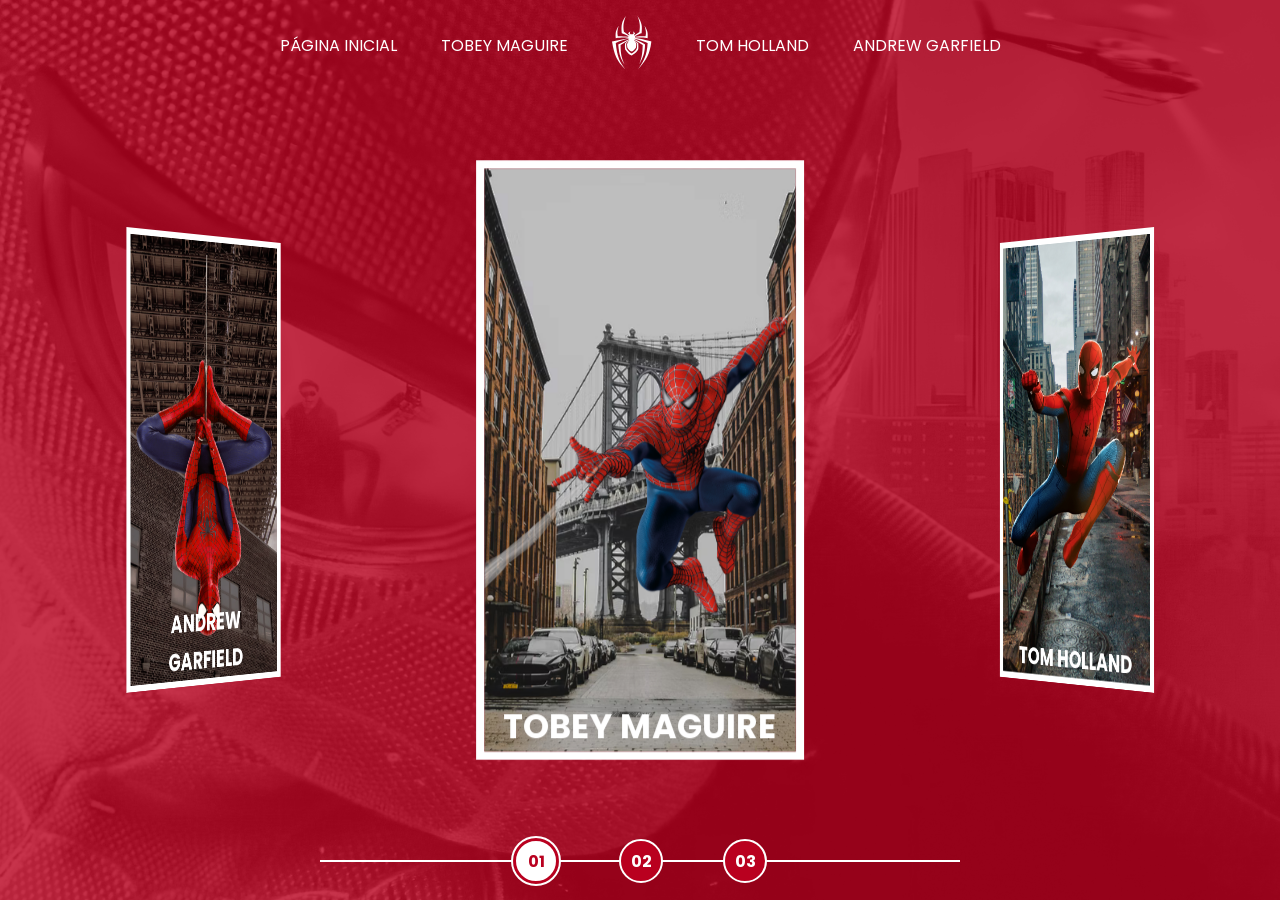
<file: index.html>
<!doctype html>
<html lang="pt-br">
  <head>
    <meta charset="UTF-8" />
    <meta name="viewport" content="width=device-width, initial-scale=1.0" />
    <link rel="stylesheet" href="style.css" />
    <script src="script.js" defer></script>
    <title>Spider-Man | Multiversos</title>
  </head>
  <body>
    <nav class="s-menu">
      <ul>
        <li class="s-menu__item">
          <a href="index.html">Página Inicial</a>
        </li>
        <li class="s-menu__item">
          <a href="pages/tobey-maguire/spiderman1.html">Tobey Maguire</a>
        </li>
        <li class="s-menu__item s-menu__icon">
          <img src="img/icons/spider.svg" alt="Spider-Man Multiverse" />
        </li>
        <li class="s-menu__item">
          <a href="pages/tom-holland/spiderman1.html">Tom Holland</a>
        </li>
        <li class="s-menu__item">
          <a href="pages/andrew-garfield/spiderman1.html">Andrew Garfield</a>
        </li>
      </ul>
    </nav>

    <div class="s-container">
      <div
        class="s-cards-carousel"
        style="transform: translateZ(-40vw) rotateY(0deg)"
      >
        <a
          href="pages/tobey-maguire/spiderman1.html"
          class="s-card"
          id="spider-man-01"
        >
          <img class="s-card__background" src="img/pic-sm-bg-01.jpg" alt="" />
          <img
            class="s-card__image"
            src="img/spider-man-01.png"
            alt="Tobey Maguire"
          />
          <h2 class="s-card__title">Tobey Maguire</h2>
        </a>
        <a
          href="pages/tom-holland/spiderman1.html"
          class="s-card"
          id="spider-man-02"
        >
          <img class="s-card__background" src="img/pic-sm-bg-02.jpg" alt="" />
          <img
            class="s-card__image"
            src="img/spider-man-02.png"
            alt="Tom Holland"
          />
          <h2 class="s-card__title">Tom Holland</h2>
        </a>
        <a
          href="pages/andrew-garfield/spiderman1.html"
          class="s-card"
          id="spider-man-03"
        >
          <img class="s-card__background" src="img/pic-sm-bg-03.jpg" alt="" />
          <img
            class="s-card__image"
            src="img/spider-man-03.png"
            alt="Andrew Garfield"
          />
          <h2 class="s-card__title">Andrew Garfield</h2>
        </a>
      </div>
    </div>

    <div class="s-controller">
      <div
        id="1"
        onclick="selectCarouselItem(this)"
        class="s-controller__button s-controller__button--active"
      >
        01
      </div>
      <div
        id="2"
        onclick="selectCarouselItem(this)"
        class="s-controller__button"
      >
        02
      </div>
      <div
        id="3"
        onclick="selectCarouselItem(this)"
        class="s-controller__button"
      >
        03
      </div>
      <div class="s-controller__line"></div>
    </div>
  </body>
</html>
</file>
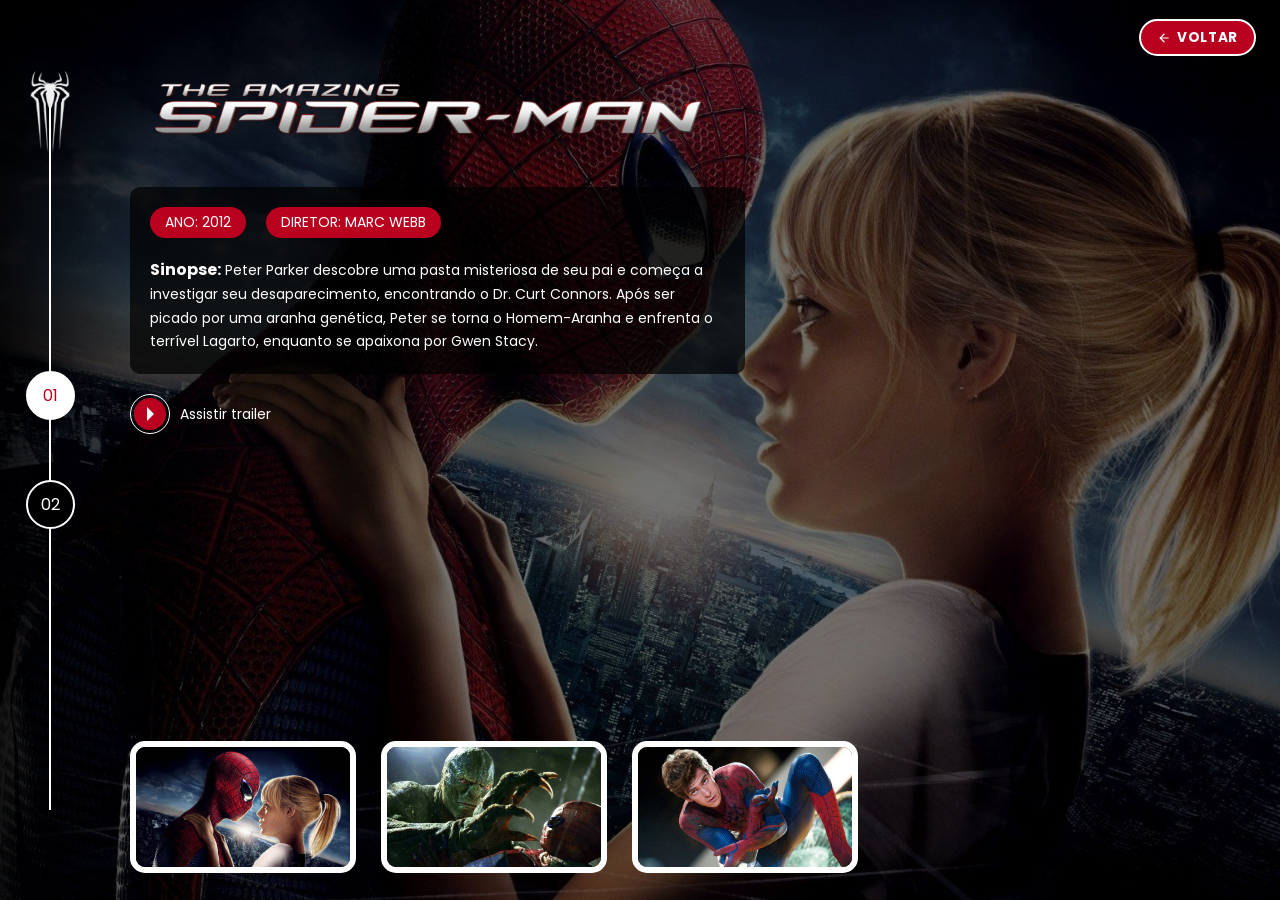
<file: pages/andrew-garfield/spiderman1.html>
<!doctype html>
<html lang="pt-br">
  <head>
    <meta charset="UTF-8" />
    <meta name="viewport" content="width=device-width, initial-scale=1.0" />
    <title>O Espetacular Homem-Aranha | Andrew Garfield</title>
    <link rel="stylesheet" href="../internal.css" />
    <link
      rel="stylesheet"
      href="https://cdn.jsdelivr.net/npm/@fancyapps/ui@4.0/dist/fancybox.css"
    />
  </head>
  <body>
    <a href="../../index.html" class="s-back-button">
      <svg viewBox="0 0 24 24">
        <path
          d="M20 11H7.83l5.59-5.59L12 4l-8 8 8 8 1.41-1.41L7.83 13H20v-2z"
        />
      </svg>
      Voltar
    </a>

    <div class="s-wrapper s-spiderman-03-01">
      <div class="s-left-column">
        <nav class="navigator">
          <div class="navigator__icon">
            <a href="../../index.html">
              <img
                src="../../img/icons/spiderman1-andrew.png"
                alt="Voltar ao início"
              />
            </a>
          </div>
          <ul>
            <li><a href="#" class="active">01</a></li>
            <li><a href="spiderman2.html">02</a></li>
          </ul>
        </nav>
      </div>

      <div class="s-main-content">
        <div class="s-main-content__top">
          <div class="s-logo">
            <img
              src="../../img/spidermen-andrew/movie-01/logo.png"
              alt="O Espetacular Homem-Aranha (2012)"
            />
          </div>

          <div class="s-description">
            <div class="pills">
              <ul>
                <li>Ano: 2012</li>
                <li>Diretor: Marc Webb</li>
              </ul>
            </div>
            <div class="s-description__text">
              <p>
                <strong>Sinopse:</strong>&nbsp;Peter Parker descobre uma pasta
                misteriosa de seu pai e começa a investigar seu desaparecimento,
                encontrando o Dr. Curt Connors. Após ser picado por uma aranha
                genética, Peter se torna o Homem-Aranha e enfrenta o terrível
                Lagarto, enquanto se apaixona por Gwen Stacy.
              </p>
            </div>
          </div>

          <div class="s-links">
            <ul>
              <li>
                <a
                  href="https://www.youtube.com/watch?v=aBMHlGxeFUM"
                  class="link-button"
                  target="_blank"
                >
                  <span class="icon">
                    <div class="play-icon">&nbsp;</div>
                  </span>
                  <span class="label">Assistir trailer</span>
                </a>
              </li>
            </ul>
          </div>
        </div>

        <div class="s-main-content__bottom">
          <div class="gallery">
            <ul>
              <li>
                <a
                  data-fancybox
                  href="../../img/spidermen-andrew/movie-01/gallery/image-01.png"
                >
                  <img
                    src="../../img/spidermen-andrew/movie-01/gallery/image-01.png"
                    alt="Cena 01"
                  />
                </a>
              </li>
              <li>
                <a
                  data-fancybox
                  href="../../img/spidermen-andrew/movie-01/gallery/image-02.png"
                >
                  <img
                    src="../../img/spidermen-andrew/movie-01/gallery/image-02.png"
                    alt="Cena 02"
                  />
                </a>
              </li>
              <li>
                <a
                  data-fancybox
                  href="../../img/spidermen-andrew/movie-01/gallery/image-03.png"
                >
                  <img
                    src="../../img/spidermen-andrew/movie-01/gallery/image-03.png"
                    alt="Cena 03"
                  />
                </a>
              </li>
            </ul>
          </div>
        </div>
      </div>
    </div>
    <script src="https://cdn.jsdelivr.net/npm/@fancyapps/ui@4.0/dist/fancybox.umd.js"></script>
  </body>
</html>
</file>
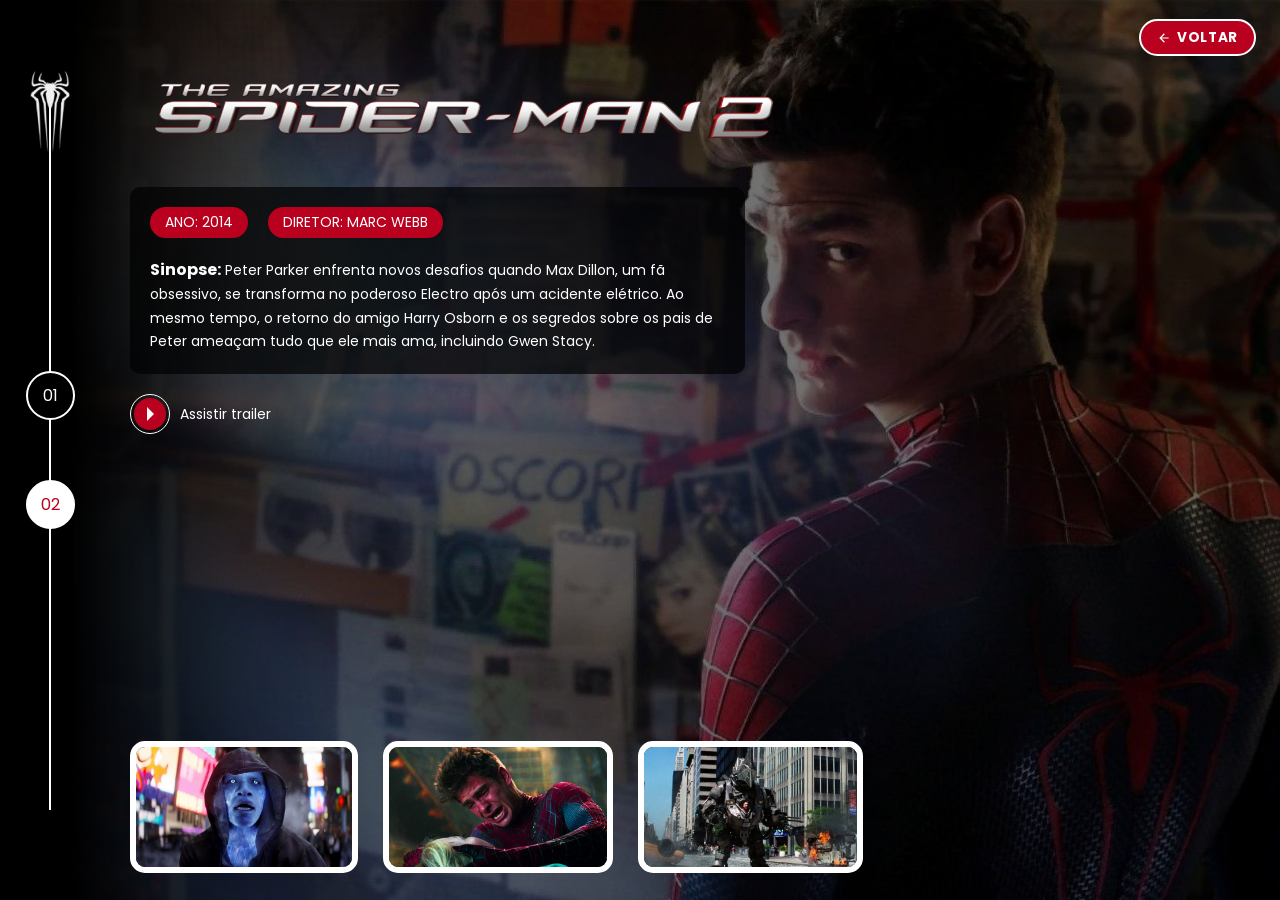
<file: pages/andrew-garfield/spiderman2.html>
<!doctype html>
<html lang="pt-br">
  <head>
    <meta charset="UTF-8" />
    <meta name="viewport" content="width=device-width, initial-scale=1.0" />
    <title>O Espetacular Homem-Aranha 2 | Andrew Garfield</title>
    <link rel="stylesheet" href="../internal.css" />
    <link
      rel="stylesheet"
      href="https://cdn.jsdelivr.net/npm/@fancyapps/ui@4.0/dist/fancybox.css"
    />
  </head>
  <body>
    <a href="../../index.html" class="s-back-button">
      <svg viewBox="0 0 24 24">
        <path
          d="M20 11H7.83l5.59-5.59L12 4l-8 8 8 8 1.41-1.41L7.83 13H20v-2z"
        />
      </svg>
      Voltar
    </a>

    <div class="s-wrapper s-spiderman-03-02">
      <div class="s-left-column">
        <nav class="navigator">
          <div class="navigator__icon">
            <a href="../../index.html">
              <img
                src="../../img/icons/spiderman1-andrew.png"
                alt="Voltar ao início"
              />
            </a>
          </div>
          <ul>
            <li><a href="spiderman1.html">01</a></li>
            <li><a href="#" class="active">02</a></li>
          </ul>
        </nav>
      </div>

      <div class="s-main-content">
        <div class="s-main-content__top">
          <div class="s-logo">
            <img
              src="../../img/spidermen-andrew/movie-02/logo.png"
              alt="O Espetacular Homem-Aranha 2 (2014)"
            />
          </div>

          <div class="s-description">
            <div class="pills">
              <ul>
                <li>Ano: 2014</li>
                <li>Diretor: Marc Webb</li>
              </ul>
            </div>
            <div class="s-description__text">
              <p>
                <strong>Sinopse:</strong>&nbsp;Peter Parker enfrenta novos
                desafios quando Max Dillon, um fã obsessivo, se transforma no
                poderoso Electro após um acidente elétrico. Ao mesmo tempo, o
                retorno do amigo Harry Osborn e os segredos sobre os pais de
                Peter ameaçam tudo que ele mais ama, incluindo Gwen Stacy.
              </p>
            </div>
          </div>

          <div class="s-links">
            <ul>
              <li>
                <a
                  href="https://www.youtube.com/watch?v=weNhJbw6Ww0"
                  class="link-button"
                  target="_blank"
                >
                  <span class="icon">
                    <div class="play-icon">&nbsp;</div>
                  </span>
                  <span class="label">Assistir trailer</span>
                </a>
              </li>
            </ul>
          </div>
        </div>

        <div class="s-main-content__bottom">
          <div class="gallery">
            <ul>
              <li>
                <a
                  data-fancybox
                  href="../../img/spidermen-andrew/movie-02/gallery/image-01%20(1).png"
                >
                  <img
                    src="../../img/spidermen-andrew/movie-02/gallery/image-01%20(1).png"
                    alt="Cena 01"
                  />
                </a>
              </li>
              <li>
                <a
                  data-fancybox
                  href="../../img/spidermen-andrew/movie-02/gallery/image-02%20(1).png"
                >
                  <img
                    src="../../img/spidermen-andrew/movie-02/gallery/image-02%20(1).png"
                    alt="Cena 02"
                  />
                </a>
              </li>
              <li>
                <a
                  data-fancybox
                  href="../../img/spidermen-andrew/movie-02/gallery/image-03%20(2).png"
                >
                  <img
                    src="../../img/spidermen-andrew/movie-02/gallery/image-03%20(2).png"
                    alt="Cena 03"
                  />
                </a>
              </li>
            </ul>
          </div>
        </div>
      </div>
    </div>
    <script src="https://cdn.jsdelivr.net/npm/@fancyapps/ui@4.0/dist/fancybox.umd.js"></script>
  </body>
</html>
</file>
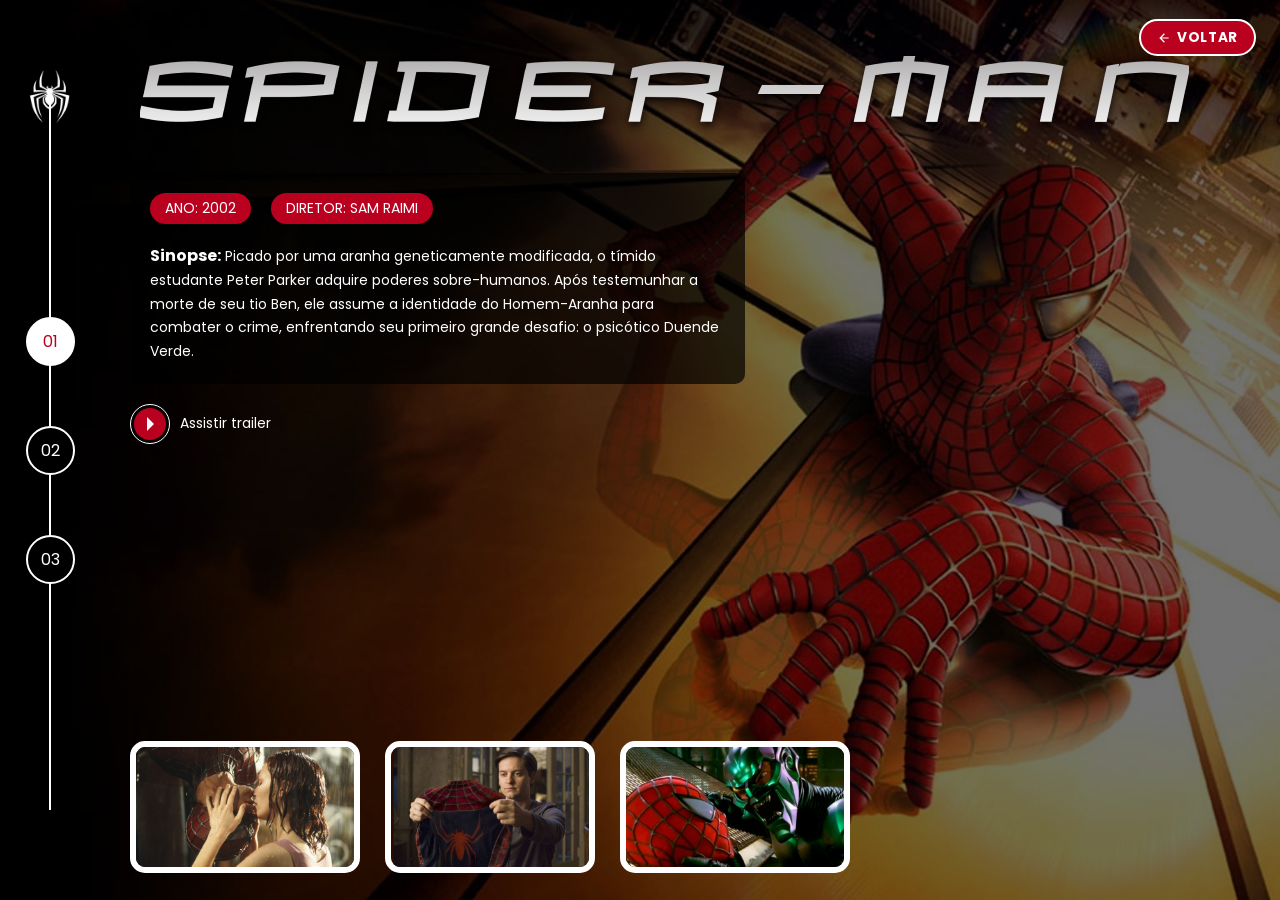
<file: pages/tobey-maguire/spiderman1.html>
<!doctype html>
<html lang="pt-br">
  <head>
    <meta charset="UTF-8" />
    <meta name="viewport" content="width=device-width, initial-scale=1.0" />
    <title>Spider-Man | Tobey Maguire</title>
    <link rel="stylesheet" href="../internal.css" />
    <link
      rel="stylesheet"
      href="https://cdn.jsdelivr.net/npm/@fancyapps/ui@4.0/dist/fancybox.css"
    />
  </head>
  <body>
    <a href="../../index.html" class="s-back-button">
      <svg viewBox="0 0 24 24">
        <path
          d="M20 11H7.83l5.59-5.59L12 4l-8 8 8 8 1.41-1.41L7.83 13H20v-2z"
        />
      </svg>
      Voltar
    </a>

    <div class="s-wrapper s-spiderman-01-01">
      <div class="s-left-column">
        <nav class="navigator">
          <div class="navigator__icon">
            <a href="../../index.html">
              <img
                src="../../img/icons/spiderman1.png"
                alt="Voltar ao início"
              />
            </a>
          </div>
          <ul>
            <li><a href="#" class="active">01</a></li>
            <li><a href="spiderman2.html">02</a></li>
            <li><a href="spiderman3.html">03</a></li>
          </ul>
        </nav>
      </div>

      <div class="s-main-content">
        <div class="s-main-content__top">
          <div class="s-logo">
            <img
              src="../../img/spiderman-tobey/movie-01/logo.png"
              alt="Spider-Man (2002)"
            />
          </div>

          <div class="s-description">
            <div class="pills">
              <ul>
                <li>Ano: 2002</li>
                <li>Diretor: Sam Raimi</li>
              </ul>
            </div>
            <div class="s-description__text">
              <p>
                <strong>Sinopse:</strong>&nbsp;Picado por uma aranha
                geneticamente modificada, o tímido estudante Peter Parker
                adquire poderes sobre-humanos. Após testemunhar a morte de seu
                tio Ben, ele assume a identidade do Homem-Aranha para combater o
                crime, enfrentando seu primeiro grande desafio: o psicótico
                Duende Verde.
              </p>
            </div>
          </div>

          <div class="s-links">
            <ul>
              <li>
                <a
                  href="https://www.youtube.com/watch?v=TYMMOjBUPMM"
                  class="link-button"
                  target="_blank"
                >
                  <span class="icon">
                    <div class="play-icon">&nbsp;</div>
                  </span>
                  <span class="label">Assistir trailer</span>
                </a>
              </li>
            </ul>
          </div>
        </div>

        <div class="s-main-content__bottom">
          <div class="gallery">
            <ul>
              <li>
                <a
                  data-fancybox
                  href="../../img/spiderman-tobey/movie-01/gallery/image-01-full.jpg"
                >
                  <img
                    src="../../img/spiderman-tobey/movie-01/gallery/image-01.png"
                    alt="Cena 01"
                  />
                </a>
              </li>
              <li>
                <a
                  data-fancybox
                  href="../../img/spiderman-tobey/movie-01/gallery/image-02-full.jpg"
                >
                  <img
                    src="../../img/spiderman-tobey/movie-01/gallery/image-02.png"
                    alt="Cena 02"
                  />
                </a>
              </li>
              <li>
                <a
                  data-fancybox
                  href="../../img/spiderman-tobey/movie-01/gallery/image-03-full.jpg"
                >
                  <img
                    src="../../img/spiderman-tobey/movie-01/gallery/image-03.png"
                    alt="Cena 03"
                  />
                </a>
              </li>
            </ul>
          </div>
        </div>
      </div>
    </div>
    <script src="https://cdn.jsdelivr.net/npm/@fancyapps/ui@4.0/dist/fancybox.umd.js"></script>
  </body>
</html>
</file>
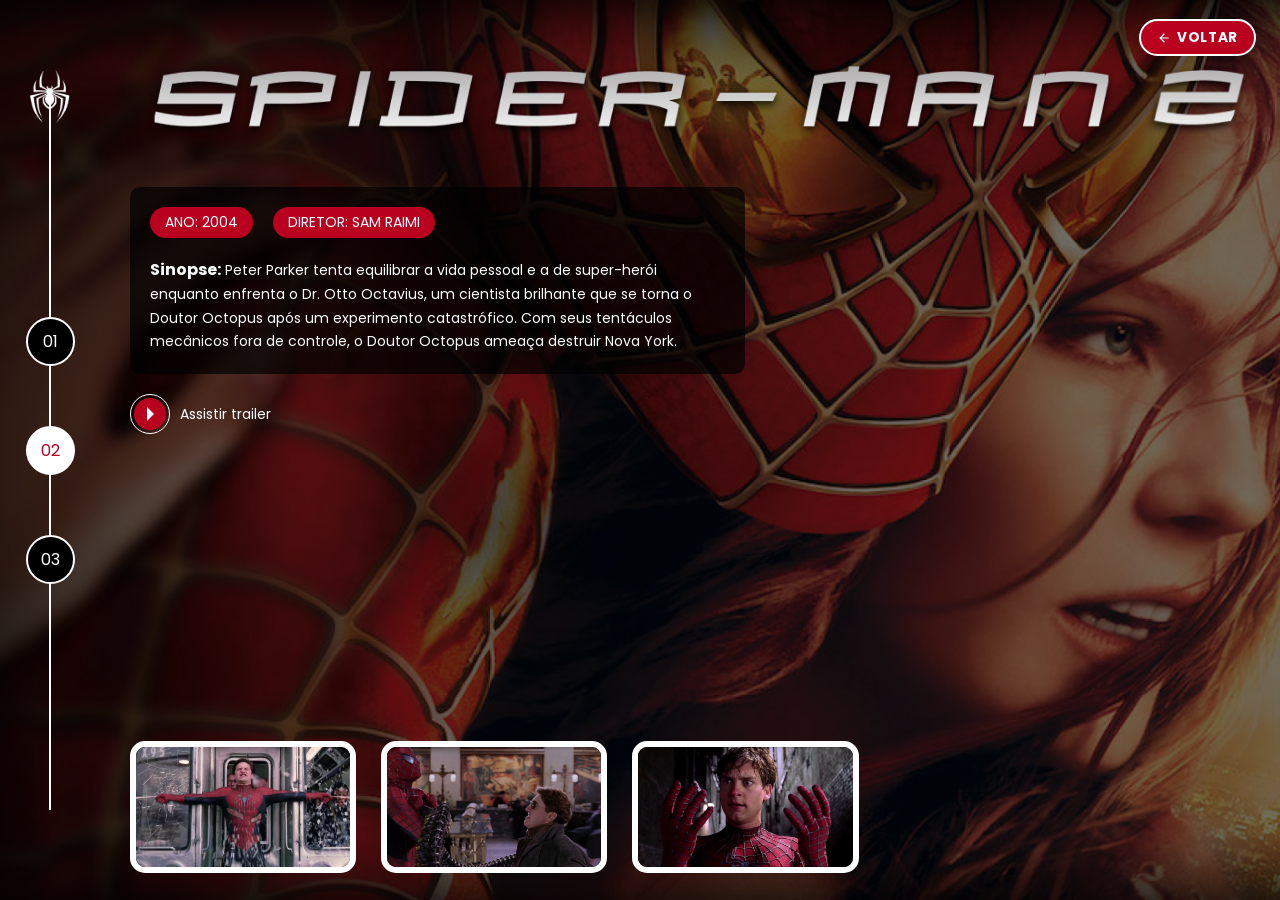
<file: pages/tobey-maguire/spiderman2.html>
<!doctype html>
<html lang="pt-br">
  <head>
    <meta charset="UTF-8" />
    <meta name="viewport" content="width=device-width, initial-scale=1.0" />
    <title>Spider-Man 2 | Tobey Maguire</title>
    <link rel="stylesheet" href="../internal.css" />
    <link
      rel="stylesheet"
      href="https://cdn.jsdelivr.net/npm/@fancyapps/ui@4.0/dist/fancybox.css"
    />
  </head>
  <body>
    <a href="../../index.html" class="s-back-button">
      <svg viewBox="0 0 24 24">
        <path
          d="M20 11H7.83l5.59-5.59L12 4l-8 8 8 8 1.41-1.41L7.83 13H20v-2z"
        />
      </svg>
      Voltar
    </a>

    <div class="s-wrapper s-spiderman-01-02">
      <div class="s-left-column">
        <nav class="navigator">
          <div class="navigator__icon">
            <a href="../../index.html">
              <img
                src="../../img/icons/spiderman1.png"
                alt="Voltar ao início"
              />
            </a>
          </div>
          <ul>
            <li><a href="spiderman1.html">01</a></li>
            <li><a href="#" class="active">02</a></li>
            <li><a href="spiderman3.html">03</a></li>
          </ul>
        </nav>
      </div>

      <div class="s-main-content">
        <div class="s-main-content__top">
          <div class="s-logo">
            <img
              src="../../img/spiderman-tobey/movie-02/logo.png"
              alt="Spider-Man 2 (2004)"
            />
          </div>

          <div class="s-description">
            <div class="pills">
              <ul>
                <li>Ano: 2004</li>
                <li>Diretor: Sam Raimi</li>
              </ul>
            </div>
            <div class="s-description__text">
              <p>
                <strong>Sinopse:</strong>&nbsp;Peter Parker tenta equilibrar a
                vida pessoal e a de super-herói enquanto enfrenta o Dr. Otto
                Octavius, um cientista brilhante que se torna o Doutor Octopus
                após um experimento catastrófico. Com seus tentáculos mecânicos
                fora de controle, o Doutor Octopus ameaça destruir Nova York.
              </p>
            </div>
          </div>

          <div class="s-links">
            <ul>
              <li>
                <a
                  href="https://www.youtube.com/watch?v=Sc3vK4lMV3o"
                  class="link-button"
                  target="_blank"
                >
                  <span class="icon">
                    <div class="play-icon">&nbsp;</div>
                  </span>
                  <span class="label">Assistir trailer</span>
                </a>
              </li>
            </ul>
          </div>
        </div>

        <div class="s-main-content__bottom">
          <div class="gallery">
            <ul>
              <li>
                <a
                  data-fancybox
                  href="../../img/spiderman-tobey/movie-02/gallery/image-01.png"
                >
                  <img
                    src="../../img/spiderman-tobey/movie-02/gallery/image-01.png"
                    alt="Cena 01"
                  />
                </a>
              </li>
              <li>
                <a
                  data-fancybox
                  href="../../img/spiderman-tobey/movie-02/gallery/image-02.png"
                >
                  <img
                    src="../../img/spiderman-tobey/movie-02/gallery/image-02.png"
                    alt="Cena 02"
                  />
                </a>
              </li>
              <li>
                <a
                  data-fancybox
                  href="../../img/spiderman-tobey/movie-02/gallery/image-03.png"
                >
                  <img
                    src="../../img/spiderman-tobey/movie-02/gallery/image-03.png"
                    alt="Cena 03"
                  />
                </a>
              </li>
            </ul>
          </div>
        </div>
      </div>
    </div>
    <script src="https://cdn.jsdelivr.net/npm/@fancyapps/ui@4.0/dist/fancybox.umd.js"></script>
  </body>
</html>
</file>
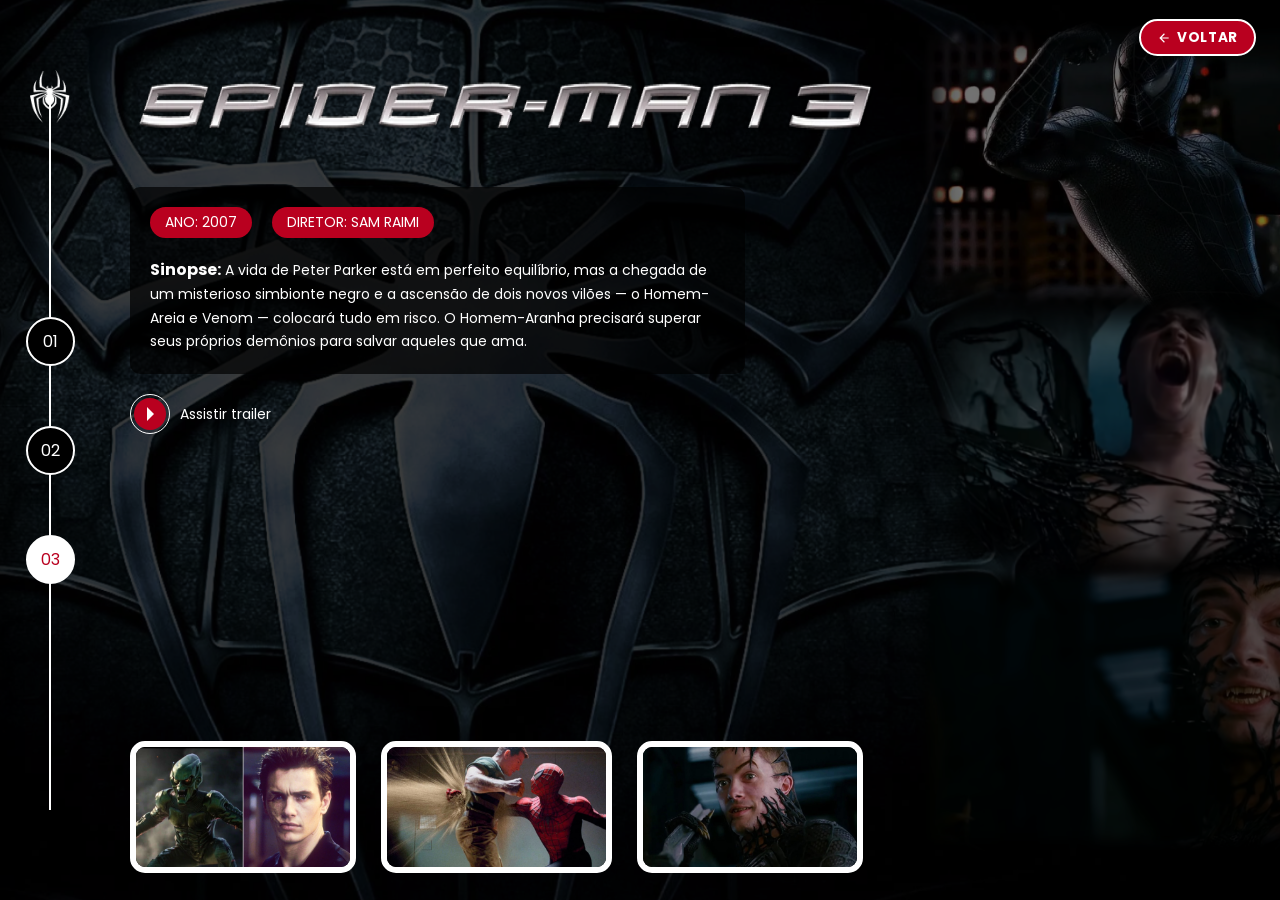
<file: pages/tobey-maguire/spiderman3.html>
<!doctype html>
<html lang="pt-br">
  <head>
    <meta charset="UTF-8" />
    <meta name="viewport" content="width=device-width, initial-scale=1.0" />
    <title>Spider-Man 3 | Tobey Maguire</title>
    <link rel="stylesheet" href="../internal.css" />
    <link
      rel="stylesheet"
      href="https://cdn.jsdelivr.net/npm/@fancyapps/ui@4.0/dist/fancybox.css"
    />
  </head>
  <body>
    <a href="../../index.html" class="s-back-button">
      <svg viewBox="0 0 24 24">
        <path
          d="M20 11H7.83l5.59-5.59L12 4l-8 8 8 8 1.41-1.41L7.83 13H20v-2z"
        />
      </svg>
      Voltar
    </a>

    <div class="s-wrapper s-spiderman-01-03">
      <div class="s-left-column">
        <nav class="navigator">
          <div class="navigator__icon">
            <a href="../../index.html">
              <img
                src="../../img/icons/spiderman1.png"
                alt="Voltar ao início"
              />
            </a>
          </div>
          <ul>
            <li><a href="spiderman1.html">01</a></li>
            <li><a href="spiderman2.html">02</a></li>
            <li><a href="#" class="active">03</a></li>
          </ul>
        </nav>
      </div>

      <div class="s-main-content">
        <div class="s-main-content__top">
          <div class="s-logo">
            <img
              src="../../img/spiderman-tobey/movie-03/logo.png"
              alt="Spider-Man 3 (2007)"
            />
          </div>

          <div class="s-description">
            <div class="pills">
              <ul>
                <li>Ano: 2007</li>
                <li>Diretor: Sam Raimi</li>
              </ul>
            </div>
            <div class="s-description__text">
              <p>
                <strong>Sinopse:</strong>&nbsp;A vida de Peter Parker está em
                perfeito equilíbrio, mas a chegada de um misterioso simbionte
                negro e a ascensão de dois novos vilões — o Homem-Areia e Venom
                — colocará tudo em risco. O Homem-Aranha precisará superar seus
                próprios demônios para salvar aqueles que ama.
              </p>
            </div>
          </div>

          <div class="s-links">
            <ul>
              <li>
                <a
                  href="https://www.youtube.com/watch?v=6T5b0PjpOis"
                  class="link-button"
                  target="_blank"
                >
                  <span class="icon">
                    <div class="play-icon">&nbsp;</div>
                  </span>
                  <span class="label">Assistir trailer</span>
                </a>
              </li>
            </ul>
          </div>
        </div>

        <div class="s-main-content__bottom">
          <div class="gallery">
            <ul>
              <li>
                <a
                  data-fancybox
                  href="../../img/spiderman-tobey/movie-03/gallery/image-01.png"
                >
                  <img
                    src="../../img/spiderman-tobey/movie-03/gallery/image-01.png"
                    alt="Cena 01"
                  />
                </a>
              </li>
              <li>
                <a
                  data-fancybox
                  href="../../img/spiderman-tobey/movie-03/gallery/image-02.png"
                >
                  <img
                    src="../../img/spiderman-tobey/movie-03/gallery/image-02.png"
                    alt="Cena 02"
                  />
                </a>
              </li>
              <li>
                <a
                  data-fancybox
                  href="../../img/spiderman-tobey/movie-03/gallery/image-03.png"
                >
                  <img
                    src="../../img/spiderman-tobey/movie-03/gallery/image-03.png"
                    alt="Cena 03"
                  />
                </a>
              </li>
            </ul>
          </div>
        </div>
      </div>
    </div>
    <script src="https://cdn.jsdelivr.net/npm/@fancyapps/ui@4.0/dist/fancybox.umd.js"></script>
  </body>
</html>
</file>
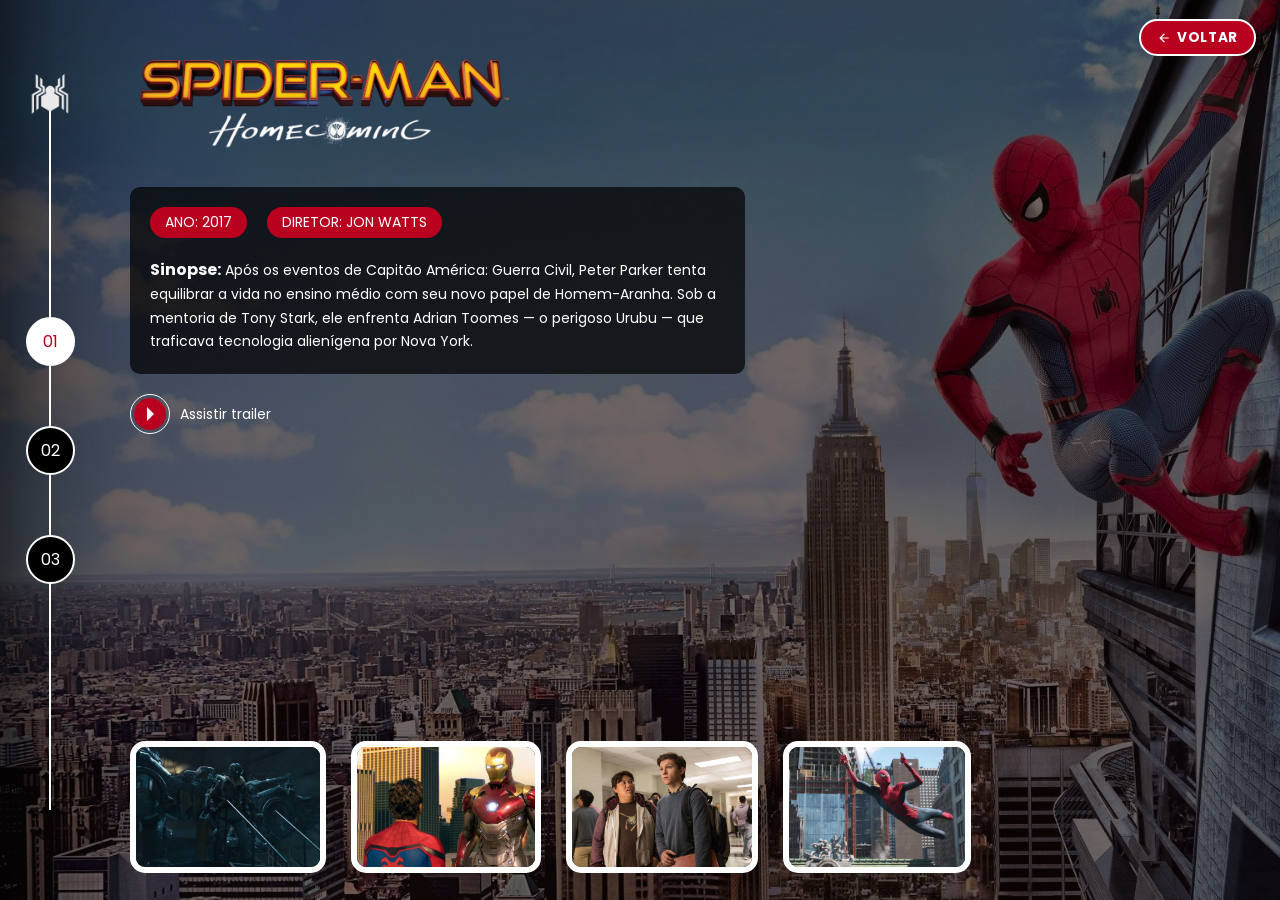
<file: pages/tom-holland/spiderman1.html>
<!doctype html>
<html lang="pt-br">
  <head>
    <meta charset="UTF-8" />
    <meta name="viewport" content="width=device-width, initial-scale=1.0" />
    <title>Spider-Man: De Volta ao Lar | Tom Holland</title>
    <link rel="stylesheet" href="../internal.css" />
    <link
      rel="stylesheet"
      href="https://cdn.jsdelivr.net/npm/@fancyapps/ui@4.0/dist/fancybox.css"
    />
  </head>
  <body>
    <a href="../../index.html" class="s-back-button">
      <svg viewBox="0 0 24 24">
        <path
          d="M20 11H7.83l5.59-5.59L12 4l-8 8 8 8 1.41-1.41L7.83 13H20v-2z"
        />
      </svg>
      Voltar
    </a>

    <div class="s-wrapper s-spiderman-02-01">
      <div class="s-left-column">
        <nav class="navigator">
          <div class="navigator__icon">
            <a href="../../index.html">
              <img
                src="../../img/icons/spiderman1-tom.png"
                alt="Voltar ao início"
              />
            </a>
          </div>
          <ul>
            <li><a href="#" class="active">01</a></li>
            <li><a href="spiderman2.html">02</a></li>
            <li><a href="spiderman3.html">03</a></li>
          </ul>
        </nav>
      </div>

      <div class="s-main-content">
        <div class="s-main-content__top">
          <div class="s-logo">
            <img
              src="../../img/spidermen-tom/movie-01/logo.png"
              alt="Spider-Man: De Volta ao Lar (2017)"
            />
          </div>

          <div class="s-description">
            <div class="pills">
              <ul>
                <li>Ano: 2017</li>
                <li>Diretor: Jon Watts</li>
              </ul>
            </div>
            <div class="s-description__text">
              <p>
                <strong>Sinopse:</strong>&nbsp;Após os eventos de Capitão
                América: Guerra Civil, Peter Parker tenta equilibrar a vida no
                ensino médio com seu novo papel de Homem-Aranha. Sob a mentoria
                de Tony Stark, ele enfrenta Adrian Toomes — o perigoso Urubu —
                que traficava tecnologia alienígena por Nova York.
              </p>
            </div>
          </div>

          <div class="s-links">
            <ul>
              <li>
                <a
                  href="https://www.youtube.com/watch?v=rk-dF1lIbIg"
                  class="link-button"
                  target="_blank"
                >
                  <span class="icon">
                    <div class="play-icon">&nbsp;</div>
                  </span>
                  <span class="label">Assistir trailer</span>
                </a>
              </li>
            </ul>
          </div>
        </div>

        <div class="s-main-content__bottom">
          <div class="gallery">
            <ul>
              <li>
                <a
                  data-fancybox
                  href="../../img/spidermen-tom/movie-01/gallery/image-01.png"
                >
                  <img
                    src="../../img/spidermen-tom/movie-01/gallery/image-01.png"
                    alt="Cena 01"
                  />
                </a>
              </li>
              <li>
                <a
                  data-fancybox
                  href="../../img/spidermen-tom/movie-01/gallery/image-02.png"
                >
                  <img
                    src="../../img/spidermen-tom/movie-01/gallery/image-02.png"
                    alt="Cena 02"
                  />
                </a>
              </li>
              <li>
                <a
                  data-fancybox
                  href="../../img/spidermen-tom/movie-01/gallery/image-03.png"
                >
                  <img
                    src="../../img/spidermen-tom/movie-01/gallery/image-03.png"
                    alt="Cena 03"
                  />
                </a>
              </li>
              <li>
                <a
                  data-fancybox
                  href="../../img/spidermen-tom/movie-01/gallery/image-04.png"
                >
                  <img
                    src="../../img/spidermen-tom/movie-01/gallery/image-04.png"
                    alt="Cena 04"
                  />
                </a>
              </li>
            </ul>
          </div>
        </div>
      </div>
    </div>
    <script src="https://cdn.jsdelivr.net/npm/@fancyapps/ui@4.0/dist/fancybox.umd.js"></script>
  </body>
</html>
</file>
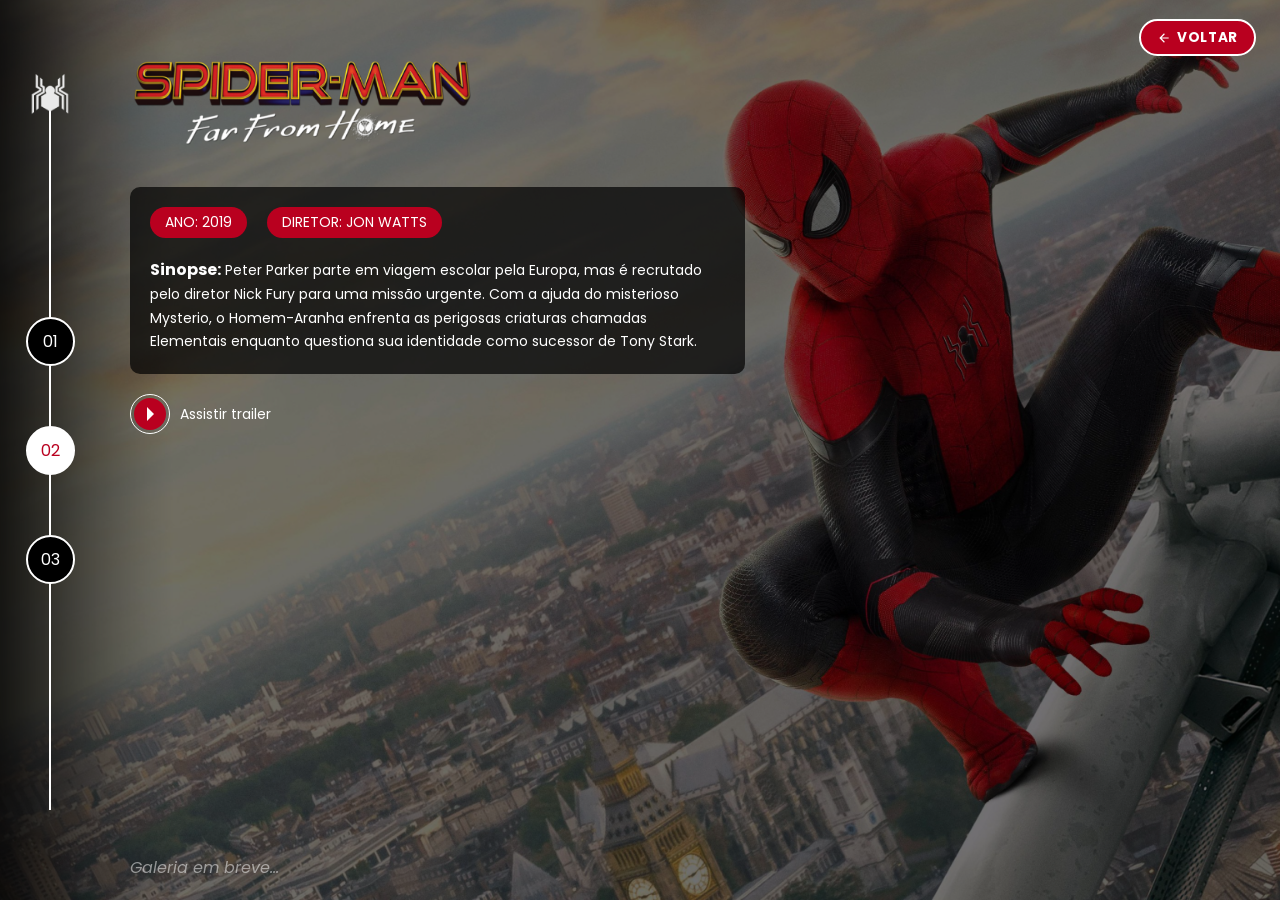
<file: pages/tom-holland/spiderman2.html>
<!doctype html>
<html lang="pt-br">
  <head>
    <meta charset="UTF-8" />
    <meta name="viewport" content="width=device-width, initial-scale=1.0" />
    <title>Spider-Man: Longe de Casa | Tom Holland</title>
    <link rel="stylesheet" href="../internal.css" />
  </head>
  <body>
    <a href="../../index.html" class="s-back-button">
      <svg viewBox="0 0 24 24">
        <path
          d="M20 11H7.83l5.59-5.59L12 4l-8 8 8 8 1.41-1.41L7.83 13H20v-2z"
        />
      </svg>
      Voltar
    </a>

    <div class="s-wrapper s-spiderman-02-02">
      <div class="s-left-column">
        <nav class="navigator">
          <div class="navigator__icon">
            <a href="../../index.html">
              <img
                src="../../img/icons/spiderman1-tom.png"
                alt="Voltar ao início"
              />
            </a>
          </div>
          <ul>
            <li><a href="spiderman1.html">01</a></li>
            <li><a href="#" class="active">02</a></li>
            <li><a href="spiderman3.html">03</a></li>
          </ul>
        </nav>
      </div>

      <div class="s-main-content">
        <div class="s-main-content__top">
          <div class="s-logo">
            <img
              src="../../img/spidermen-tom/movie-02/logo.png"
              alt="Spider-Man: Longe de Casa (2019)"
            />
          </div>

          <div class="s-description">
            <div class="pills">
              <ul>
                <li>Ano: 2019</li>
                <li>Diretor: Jon Watts</li>
              </ul>
            </div>
            <div class="s-description__text">
              <p>
                <strong>Sinopse:</strong>&nbsp;Peter Parker parte em viagem
                escolar pela Europa, mas é recrutado pelo diretor Nick Fury para
                uma missão urgente. Com a ajuda do misterioso Mysterio, o
                Homem-Aranha enfrenta as perigosas criaturas chamadas Elementais
                enquanto questiona sua identidade como sucessor de Tony Stark.
              </p>
            </div>
          </div>

          <div class="s-links">
            <ul>
              <li>
                <a
                  href="https://www.youtube.com/watch?v=Nt9L1jCKGnE"
                  class="link-button"
                  target="_blank"
                >
                  <span class="icon">
                    <div class="play-icon">&nbsp;</div>
                  </span>
                  <span class="label">Assistir trailer</span>
                </a>
              </li>
            </ul>
          </div>
        </div>

        <div class="s-main-content__bottom">
          <div class="gallery">
            <ul>
              <li>
                <p style="color: rgba(255, 255, 255, 0.5); font-style: italic">
                  Galeria em breve...
                </p>
              </li>
            </ul>
          </div>
        </div>
      </div>
    </div>
  </body>
</html>
</file>
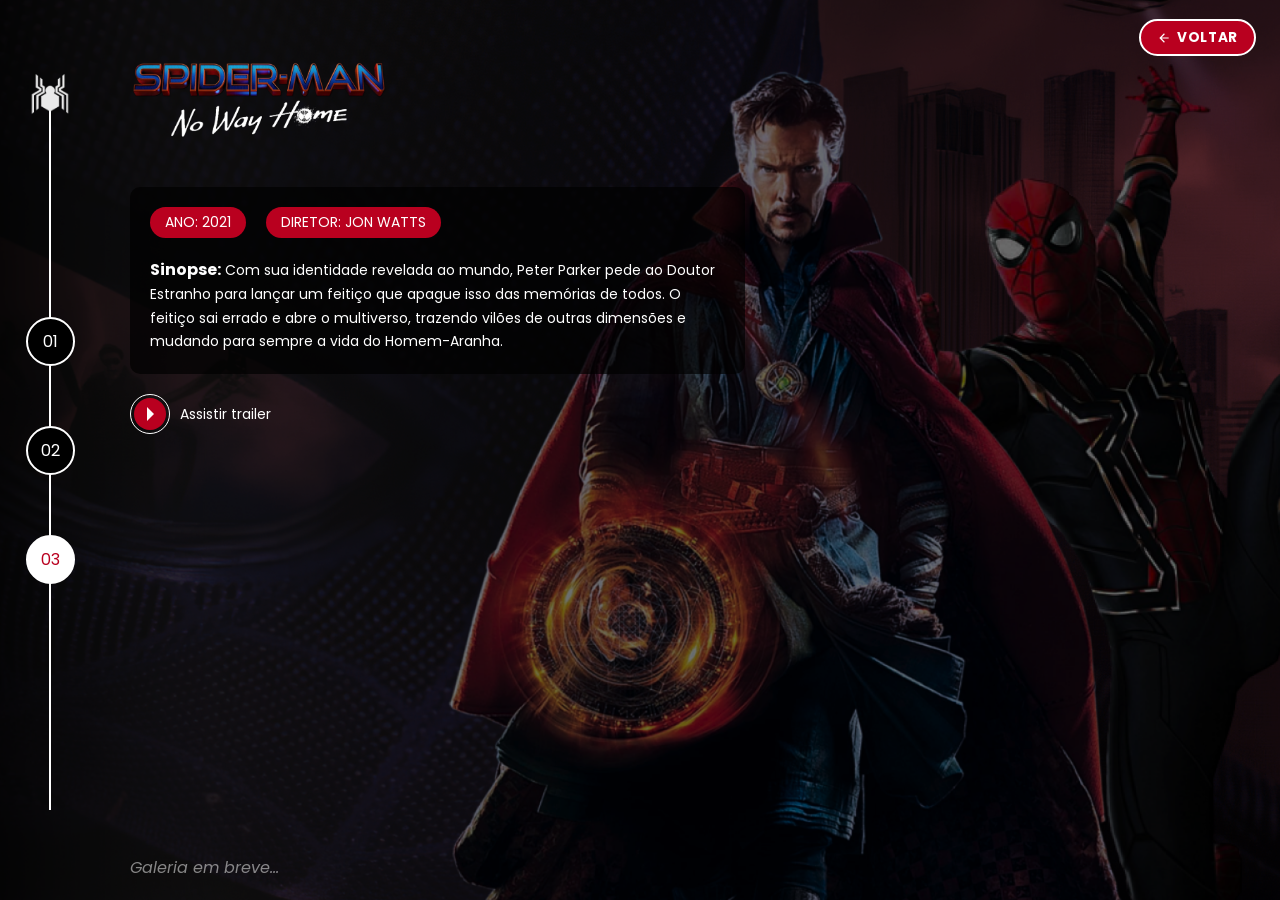
<file: pages/tom-holland/spiderman3.html>
<!doctype html>
<html lang="pt-br">
  <head>
    <meta charset="UTF-8" />
    <meta name="viewport" content="width=device-width, initial-scale=1.0" />
    <title>Spider-Man: Sem Volta Para Casa | Tom Holland</title>
    <link rel="stylesheet" href="../internal.css" />
  </head>
  <body>
    <a href="../../index.html" class="s-back-button">
      <svg viewBox="0 0 24 24">
        <path
          d="M20 11H7.83l5.59-5.59L12 4l-8 8 8 8 1.41-1.41L7.83 13H20v-2z"
        />
      </svg>
      Voltar
    </a>

    <div class="s-wrapper s-spiderman-02-03">
      <div class="s-left-column">
        <nav class="navigator">
          <div class="navigator__icon">
            <a href="../../index.html">
              <img
                src="../../img/icons/spiderman1-tom.png"
                alt="Voltar ao início"
              />
            </a>
          </div>
          <ul>
            <li><a href="spiderman1.html">01</a></li>
            <li><a href="spiderman2.html">02</a></li>
            <li><a href="#" class="active">03</a></li>
          </ul>
        </nav>
      </div>

      <div class="s-main-content">
        <div class="s-main-content__top">
          <div class="s-logo">
            <img
              src="../../img/spidermen-tom/movie-03/logo.png"
              alt="Spider-Man: Sem Volta Para Casa (2021)"
            />
          </div>

          <div class="s-description">
            <div class="pills">
              <ul>
                <li>Ano: 2021</li>
                <li>Diretor: Jon Watts</li>
              </ul>
            </div>
            <div class="s-description__text">
              <p>
                <strong>Sinopse:</strong>&nbsp;Com sua identidade revelada ao
                mundo, Peter Parker pede ao Doutor Estranho para lançar um
                feitiço que apague isso das memórias de todos. O feitiço sai
                errado e abre o multiverso, trazendo vilões de outras dimensões
                e mudando para sempre a vida do Homem-Aranha.
              </p>
            </div>
          </div>

          <div class="s-links">
            <ul>
              <li>
                <a
                  href="https://www.youtube.com/watch?v=JfVOs4VSpmA"
                  class="link-button"
                  target="_blank"
                >
                  <span class="icon">
                    <div class="play-icon">&nbsp;</div>
                  </span>
                  <span class="label">Assistir trailer</span>
                </a>
              </li>
            </ul>
          </div>
        </div>

        <div class="s-main-content__bottom">
          <div class="gallery">
            <ul>
              <li>
                <p style="color: rgba(255, 255, 255, 0.5); font-style: italic">
                  Galeria em breve...
                </p>
              </li>
            </ul>
          </div>
        </div>
      </div>
    </div>
  </body>
</html>
</file>
<file: style.css>
@import url("https://fonts.googleapis.com/css2?family=Poppins:wght@400;700&display=swap");

/* ===== RESET ===== */
* {
  padding: 0;
  margin: 0;
  vertical-align: baseline;
  list-style: none;
  border: 0;
  color: #fff;
  font-family: "Poppins", sans-serif;
  font-size: 16px;
  text-decoration: none;
}

/* ===== GLOBAL ===== */
:root {
  --primary-color: #b9001f;
}

body {
  font-family: "Poppins", sans-serif;
  background-color: var(--primary-color);
  position: relative;
  height: 100vh;
  overflow: hidden;
  display: flex;
  flex-direction: column;
}

body::before {
  content: "";
  background-image: url("img/spider-man-background.jpg");
  background-repeat: no-repeat;
  background-position: center;
  background-size: cover;
  width: 100%;
  height: 100%;
  position: absolute;
  top: 0;
  left: 0;
  opacity: 0.2;
  transition:
    background-image 1s ease-in-out,
    opacity 1s ease-in-out;
}

/* ===== NAV ===== */
.s-menu {
  padding: 1rem 0;
  width: 100%;
  text-align: center;
  position: relative;
  z-index: 10;
}

.s-menu__item {
  display: inline-block;
  text-transform: uppercase;
  margin: 0 1.25rem;
}

.s-menu__icon {
  width: 2.5rem;
  margin: 0 1.25rem;
  vertical-align: middle;
}

.s-menu__icon img {
  width: 2.5rem;
}

/* ===== CONTAINER ===== */
.s-container {
  position: relative;
  display: flex;
  align-items: center;
  justify-content: center;
  perspective: 3000px;
  flex: 1;
  z-index: 1;
}

/* ===== CAROUSEL ===== */
.s-cards-carousel {
  display: flex;
  justify-content: center;
  align-items: center;
  width: calc(100vw / 3 - 10%);
  height: 62vh;
  transform-style: preserve-3d;
  transition: transform 0.4s ease-in;
}

/* ===== CARDS ===== */
.s-card {
  border: 0.5rem solid white;
  width: 100%;
  height: 62vh;
  position: absolute;
  transition: filter 0.5s ease-in-out;
}

.s-card:nth-child(1) {
  transform: rotateY(0deg) translateZ(50vw);
}

.s-card:nth-child(2) {
  transform: rotateY(120deg) translateZ(50vw);
}

.s-card:nth-child(3) {
  transform: rotateY(240deg) translateZ(50vw);
}

.s-card__background {
  width: 100%;
  height: 100%;
  object-fit: cover;
  position: absolute;
  opacity: 1;
  transition: opacity 1s ease-in-out;
}

.s-card__image {
  width: 100%;
  height: 100%;
  object-fit: contain;
  position: relative;
  transition: 1s ease-in-out;
}

.s-card__title {
  font-size: 2rem;
  text-transform: uppercase;
  text-align: center;
  position: absolute;
  width: 100%;
  bottom: 0;
  transition: bottom 1s ease-in-out;
}

/* ===== CONTROLLER ===== */
.s-controller {
  position: relative;
  display: flex;
  justify-content: center;
  align-items: center;
  padding: 0.75rem 0 1rem;
  width: 100%;
  z-index: 10;
}

.s-controller__button {
  display: flex;
  align-items: center;
  justify-content: center;
  width: 2.5rem;
  height: 2.5rem;
  border: 2px solid white;
  border-radius: 50%;
  background-color: var(--primary-color);
  text-align: center;
  font-size: 1rem;
  font-weight: bold;
  cursor: pointer;
  z-index: 1;
  transition: transform 0.3s ease-in-out;
}

.s-controller__button:hover {
  transform: scale(1.1);
}

.s-controller__button:nth-child(2) {
  margin: 0 3.75rem;
}

.s-controller__button--active {
  background-color: white;
  color: var(--primary-color);
  border: 0.1875rem solid var(--primary-color);
  outline: 0.125rem solid white;
}

.s-controller__line {
  background-color: white;
  width: 50%;
  height: 2px;
  position: absolute;
}

/* ===== HOVER ANIMATION ===== */
.s-card--hovered .s-card__background {
  cursor: pointer;
  opacity: 0;
}

.s-card--hovered .s-card__image {
  transform: scale(1.4);
  filter: drop-shadow(30px 10px 4px rgba(0, 0, 0, 0.5));
}

body#spider-man-01-hovered::before {
  background-image: url("img/pic-sm-bg-01.jpg");
}

body#spider-man-02-hovered::before {
  background-image: url("img/pic-sm-bg-02.jpg");
}

body#spider-man-03-hovered::before {
  background-image: url("img/pic-sm-bg-03.jpg");
}

body[id^="spider-man-"]::before {
  opacity: 1;
}

body[id^="spider-man-"] .s-card:not(.s-card--hovered) {
  filter: grayscale(100%);
}

.s-card--hovered .s-card__title {
  bottom: 50%;
}

/* Corrige texto espelhado nos cards com face traseira visível */
.s-card:not(.s-card--front) .s-card__title {
  transform: scaleX(-1);
}
</file>
<file: pages/internal.css>
@import url("https://fonts.googleapis.com/css2?family=Poppins:wght@400;700&display=swap");

/* ===== RESET ===== */
* {
  padding: 0;
  margin: 0;
  vertical-align: baseline;
  list-style: none;
  border: 0;
  color: #fff;
  font-family: "Poppins", sans-serif;
  font-size: 16px;
  text-decoration: none;
}

/* ===== GLOBAL ===== */
:root {
  --primary-color: #b9001f;
}

body {
  font-family: "Poppins", sans-serif;
  background-color: #000;
  height: 100vh;
  overflow: hidden;
}

/* ===== WRAPPER ===== */
.s-wrapper {
  display: flex;
  height: 100vh;
  flex-flow: row nowrap;
  background-size: cover;
  background-position: center;
  background-repeat: no-repeat;
  position: relative;
  overflow: hidden;
}

/* Background por filho do Tobey */
.s-spiderman-01-01 {
  background-image: url("../img/spiderman-tobey/movie-01/background.png");
}
.s-spiderman-01-02 {
  background-image: url("../img/spiderman-tobey/movie-02/background.png");
}
.s-spiderman-01-03 {
  background-image: url("../img/spiderman-tobey/movie-03/background.png");
}

/* Background por filho do Tom */
.s-spiderman-02-01 {
  background-image: url("../img/spidermen-tom/movie-01/background.png");
}
.s-spiderman-02-02 {
  background-image: url("../img/spidermen-tom/movie-02/background.png");
}
.s-spiderman-02-03 {
  background-image: url("../img/spidermen-tom/movie-03/background.png");
}

/* Background por filho do Andrew */
.s-spiderman-03-01 {
  background-image: url("../img/spidermen-andrew/movie-01/background.png");
}
.s-spiderman-03-02 {
  background-image: url("../img/spidermen-andrew/movie-02/background.jpg");
}

/* Overlay escuro sobre o background */
.s-wrapper::before {
  content: "";
  position: absolute;
  inset: 0;
  background-color: rgba(0, 0, 0, 0.55);
  pointer-events: none;
  z-index: 0;
}

/* ===== BACK BUTTON ===== */
.s-back-button {
  position: fixed;
  top: 1.2rem;
  right: 1.5rem;
  z-index: 100;
  display: flex;
  align-items: center;
  gap: 0.4rem;
  background-color: var(--primary-color);
  border: 2px solid white;
  border-radius: 2rem;
  padding: 0.4rem 1rem;
  font-size: 0.85rem;
  font-weight: 700;
  text-transform: uppercase;
  letter-spacing: 0.05em;
  color: white;
  cursor: pointer;
  transition:
    background-color 0.2s,
    transform 0.2s;
}

.s-back-button:hover {
  background-color: white;
  color: var(--primary-color);
  transform: scale(1.05);
}

.s-back-button svg {
  fill: currentColor;
  width: 14px;
  height: 14px;
}

/* ===== LEFT COLUMN ===== */
.s-left-column {
  width: 100px;
  height: 100%;
  display: flex;
  justify-content: center;
  align-items: center;
  position: fixed;
  padding-right: 50px;
  left: 0;
  top: 0;
  z-index: 10;
}

/* ===== NAVIGATOR ===== */
.navigator {
  height: 80vh;
  display: flex;
  justify-content: center;
  align-items: center;
  width: 100%;
  position: relative;
}

.navigator ul li {
  margin: 60px 0;
}

.navigator ul li:first-child {
  margin-top: 0;
}

.navigator ul li:last-child {
  margin-bottom: 0;
}

.navigator ul li a {
  color: white;
  border: solid 2px white;
  width: 45px;
  height: 45px;
  border-radius: 50%;
  background-color: black;
  display: flex;
  align-items: center;
  justify-content: center;
}

.navigator::before {
  content: "";
  position: absolute;
  top: 0;
  width: 2px;
  height: 100%;
  background-color: white;
  z-index: 0;
}

.navigator ul {
  z-index: 1;
}

.navigator ul li a:hover,
.navigator ul li a.active {
  color: var(--primary-color);
  background-color: white;
}

.navigator .navigator__icon {
  position: absolute;
  top: -20px;
}

.navigator .navigator__icon img {
  width: 40px;
}

/* ===== MAIN CONTENT ===== */
.s-main-content {
  height: 100%;
  width: 100%;
  padding-left: 130px;
  position: relative;
  z-index: 1;
}

.s-main-content__top {
  height: 80vh;
  display: flex;
  flex-direction: column;
  justify-content: flex-start;
}

.s-main-content__bottom {
  height: 20vh;
  display: flex;
  flex-direction: column;
  justify-content: flex-end;
}

.s-main-content .s-logo img {
  margin-top: 50px;
  margin-left: 0;
  margin-bottom: 30px;
  max-height: 100px;
}

/* ===== DESCRIPTION ===== */
.s-main-content__top .s-description {
  background-color: rgba(0, 0, 0, 0.7);
  max-width: 50%;
  padding: 20px;
  border-radius: 10px;
}

.s-main-content__top .s-description .s-description__text p {
  color: white;
  line-height: 170%;
  font-size: 14px;
}

.s-main-content__top .s-description .pills {
  margin-bottom: 20px;
}

/* ===== PILLS ===== */
.pills ul {
  display: flex;
  flex-direction: row;
}

.pills ul li {
  background-color: var(--primary-color);
  color: white;
  padding: 5px 15px;
  margin: 0 10px;
  border-radius: 20px;
  text-transform: uppercase;
  font-size: 14px;
}

.pills ul li:first-child {
  margin-left: 0;
}

/* ===== LINKS ===== */
.s-main-content .s-links {
  padding: 20px;
  padding-left: 0;
}

.s-main-content .s-links ul {
  display: flex;
  flex-direction: row;
}

/* ===== LINK BUTTON ===== */
a.link-button {
  display: flex;
  align-items: center;
  justify-content: center;
  color: white;
}

a.link-button .icon {
  width: 32px;
  height: 32px;
  padding: 3px;
  background-color: var(--primary-color);
  border: solid 1px white;
  background-clip: content-box;
  border-radius: 50%;
  position: relative;
  display: flex;
  align-items: center;
  justify-content: center;
}

a.link-button .icon .play-icon {
  border: solid 7px white;
  width: 0;
  height: 0;
  border-top-color: transparent;
  border-right-color: transparent;
  border-bottom-color: transparent;
  margin-right: -7px;
}

a.link-button .label {
  margin-left: 10px;
  font-size: 14px;
}

/* ===== GALLERY ===== */
.gallery {
  padding: 20px;
  padding-left: 0;
}

.gallery ul {
  display: flex;
  flex-direction: row;
}

.gallery ul li {
  margin-left: 25px;
}

.gallery ul li:first-child {
  margin-left: 0;
}

.gallery ul li a img {
  border: solid 6px white;
  border-radius: 15px;
  max-height: 120px;
  object-fit: cover;
}
</file>
